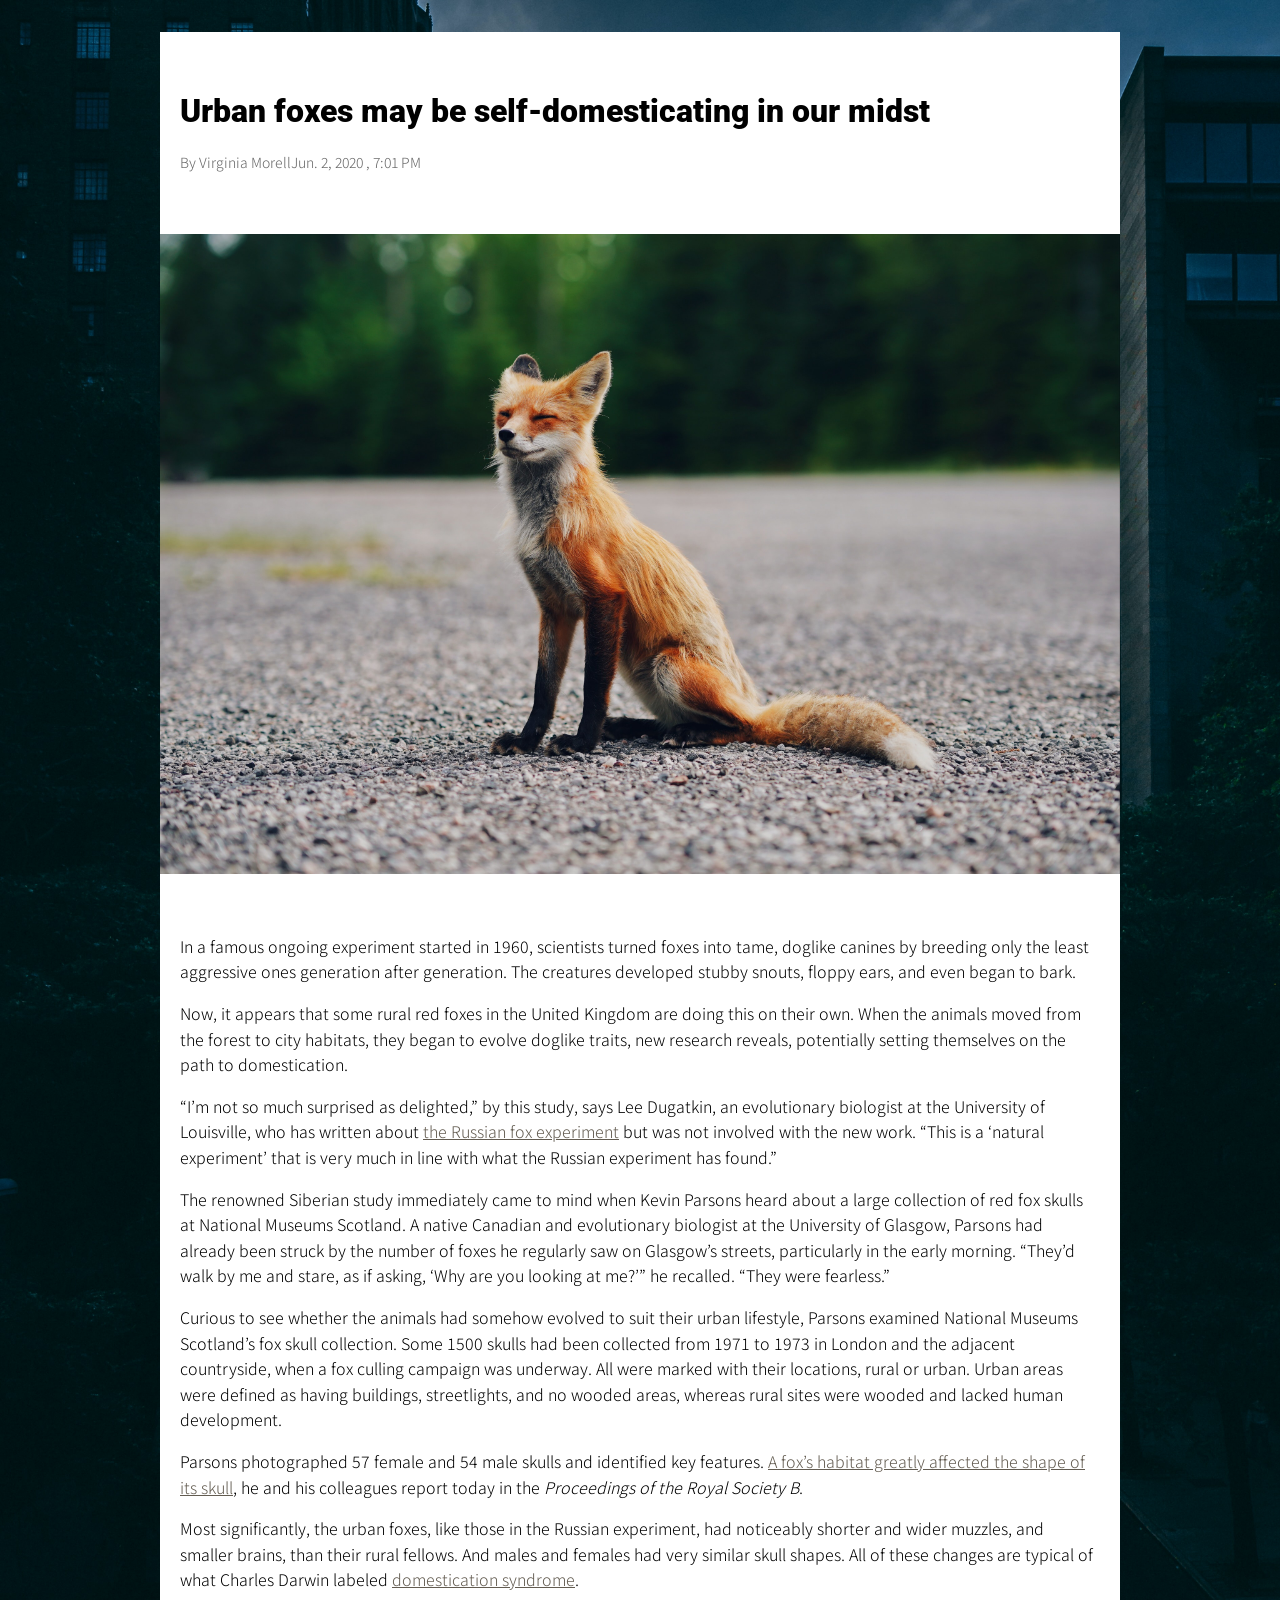
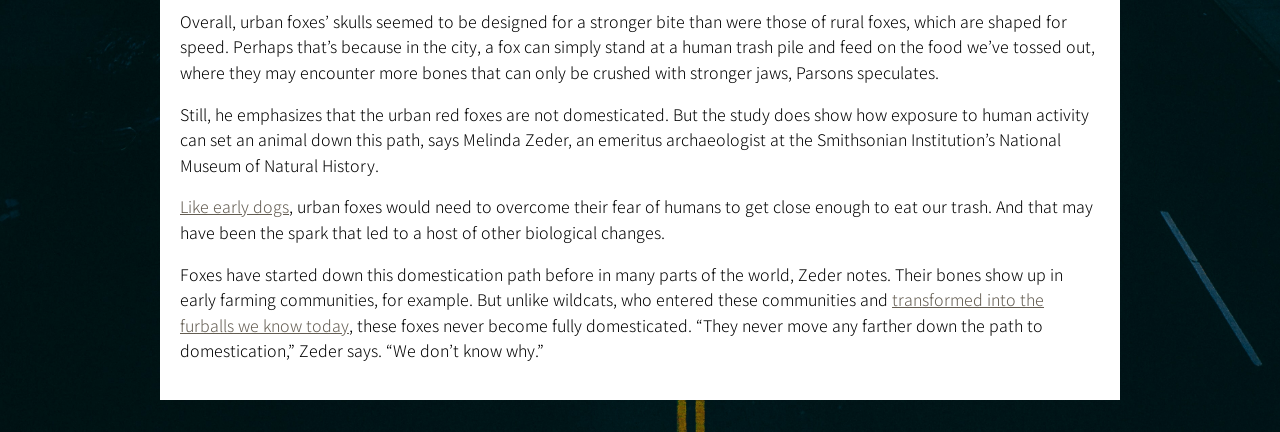
<file: css - LESSON 2.html>
<!DOCTYPE html>

<html>
	<head>
		<title>HTML Lesson</title>
		<meta name="keyowrds" content="lesson, HTML, Binghamton University">
		<meta name="description" content="this is a basic intro to html coding">
		<link rel="stylesheet" type="text/css" href="css/style - css lesson 2.css">


		<link href="https://fonts.googleapis.com/css2?family=Noto+Sans+JP:wght@300;700&family=Roboto:wght@900&display=swap" rel="stylesheet">

	</head>

	<body>
			
		<div id="wrapper">
			<div class="article">

				
			<h1>Urban foxes may be self-domesticating in our midst</h1>
			
			<p class="byline">By Virginia MorellJun. 2, 2020 , 7:01 PM</p>

			<img src="images/urban-fox.jpg"/>

	  
	      	<p><span>In a famous ongoing experiment started in 1960,</span> scientists turned foxes into tame, doglike canines by breeding only the least aggressive ones generation after generation. The creatures developed stubby snouts, floppy ears, and even began to bark.</p>

			<p>Now, it appears that some rural red foxes in the United Kingdom are doing this on their own. When the animals moved from the forest to city habitats, they began to evolve doglike traits, new research reveals, potentially setting themselves on the path to domestication.</p>

			<p>“I’m not so much surprised as delighted,” by this study, says Lee Dugatkin, an evolutionary biologist at the University of Louisville, who has written about <a href="https://press.uchicago.edu/ucp/books/book/chicago/H/bo25568406.html">the Russian fox experiment</a> but was not involved with the new work. “This is a ‘natural experiment’ that is very much in line with what the Russian experiment has found.”</p>

			<p>The renowned Siberian study immediately came to mind when Kevin Parsons heard about a large collection of red fox skulls at National Museums Scotland. A native Canadian and evolutionary biologist at the University of Glasgow, Parsons had already been struck by the number of foxes he regularly saw on Glasgow’s streets, particularly in the early morning. “They’d walk by me and stare, as if asking, ‘Why are you looking at me?’” he recalled. “They were fearless.”</p>

			<p>Curious to see whether the animals had somehow evolved to suit their urban lifestyle, Parsons examined National Museums Scotland’s fox skull collection. Some 1500 skulls had been collected from 1971 to 1973 in London and the adjacent countryside, when a fox culling campaign was underway. All were marked with their locations, rural or urban. Urban areas were defined as having buildings, streetlights, and no wooded areas, whereas rural sites were wooded and lacked human development.</p>

			<p>Parsons photographed 57 female and 54 male skulls and identified key features. <a href="http://rspb.royalsocietypublishing.org/lookup/doi/10.1098/rspb.2020.0763">A fox’s habitat greatly affected the shape of its skull</a>, he and his colleagues report today in the <cite>Proceedings of the Royal Society B</cite>.</p>

			<p>Most significantly, the urban foxes, like those in the Russian experiment, had noticeably shorter and wider muzzles, and smaller brains, than their rural fellows. And males and females had very similar skull shapes. All of these changes are typical of what Charles Darwin labeled <a href="https://www.genetics.org/content/197/3/795">domestication syndrome</a>.</p>

			<p>Overall, urban foxes’ skulls seemed to be designed for a stronger bite than were those of rural foxes, which are shaped for speed. Perhaps that’s because in the city, a fox can simply stand at a human trash pile and feed on the food we’ve tossed out, where they may encounter more bones that can only be crushed with stronger jaws, Parsons speculates.</p>

			<p>Still, he emphasizes that the urban red foxes are not domesticated. But the study does show how exposure to human activity can set an animal down this path, says Melinda Zeder, an emeritus archaeologist at the Smithsonian Institution’s National Museum of Natural History.</p>

			<p><a href="https://science.sciencemag.org/content/348/6232/277">Like early dogs</a>, urban foxes would need to overcome their fear of humans to get close enough to eat our trash. And that may have been the spark that led to a host of other biological changes.</p>

			<p>Foxes have started down this domestication path before in many parts of the world, Zeder notes. Their bones show up in early farming communities, for example. But unlike wildcats, who entered these communities and <a href="https://www.sciencemag.org/news/2016/01/were-cats-domesticated-more-once">transformed into the furballs we know today</a>, these foxes never become fully domesticated. “They never move any farther down the path to domestication,” Zeder says. “We don’t know why.”</p>



            </div>


			</div>

		</div>


	</body>





</html>
</file>
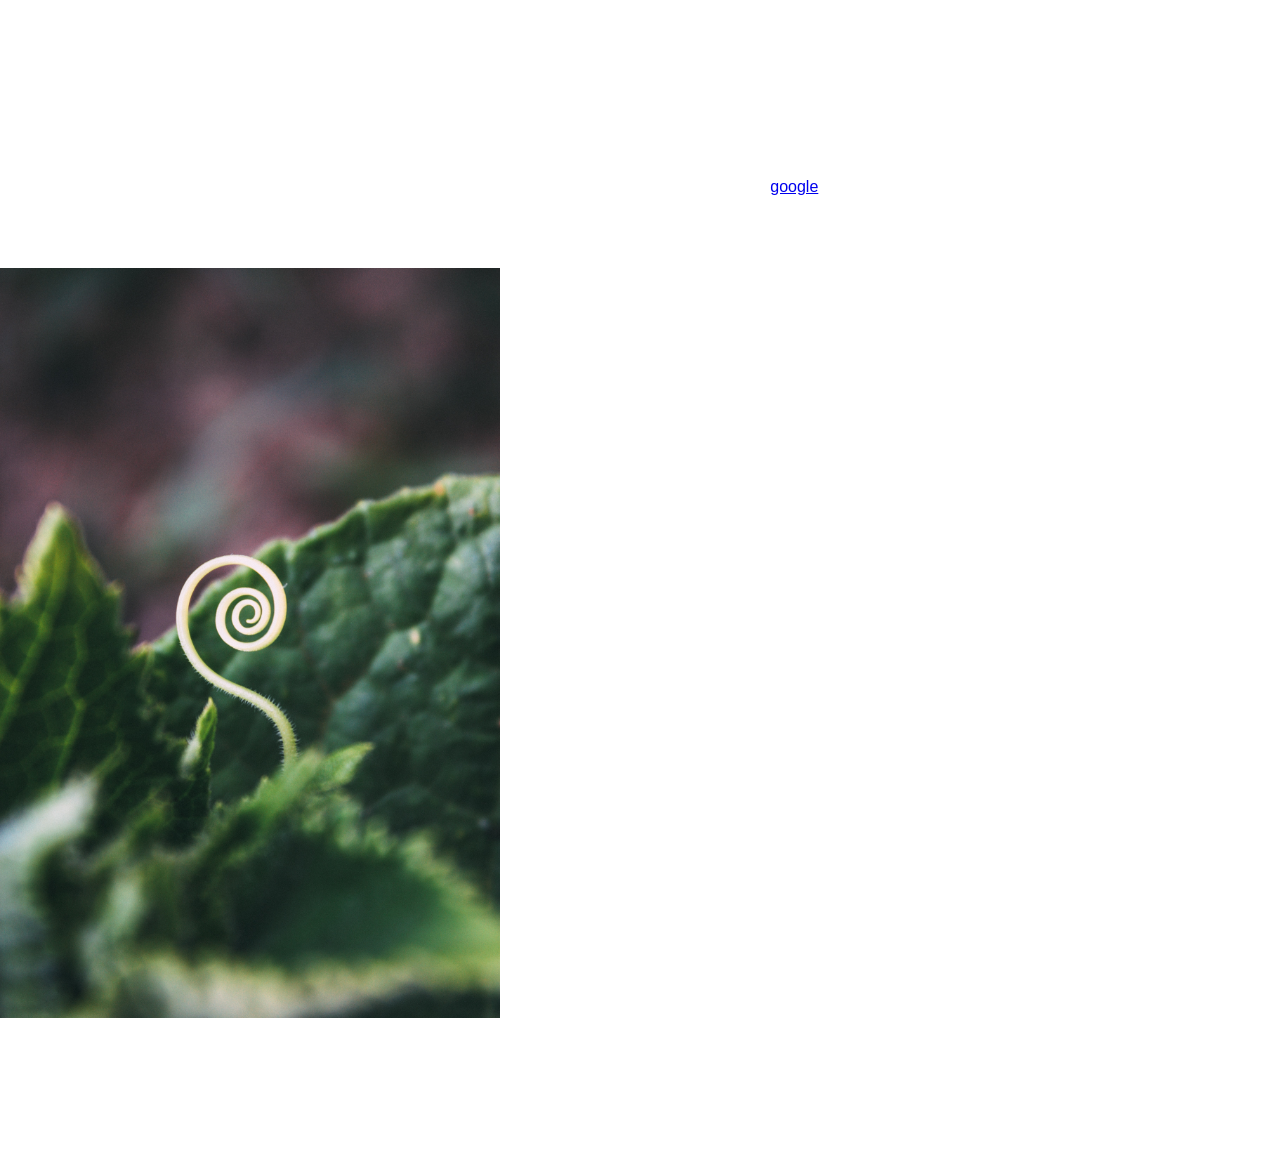
<file: css - LESSON COPY.html>
<!DOCTYPE html>

<html>
	<head>
		<title>HTML Lesson</title>
		<meta name="keyowrds" content="lesson, HTML, Binghamton University">
		<meta name="description" content="this is a basic intro to html coding">
		<link rel="stylesheet" type="text/css" href="css/style.css">
	</head>

		<body>
			
			<h1 id="main-headline">intro to html</h1>
			<h1>another headline</h1>
			<h2>subtitle</h2>
			<h3>secondary headline</h3>
			<h4>usally not much smaller than this</h4>

			<!-- this is a comment -->
			<div>
				<p>
					<em>italics</em> <strong>BOLD</strong> sample text: "Lorem ipsum dolor sit amet, consectetur adipiscing elit, sed do eiusmod tempor incididunt ut labore et dolore magna aliqua. Ut enim ad minim veniam, quis nostrud exercitation ullamco laboris nisi ut aliquip ex ea commodo consequat. Duis aute irure dolor in reprehenderit in voluptate velit esse cillum dolore eu fugiat nulla pariatur. Excepteur sint occaecat cupidatat non proident, sunt in culpa qui officia deserunt mollit anim id est laborum." <a target="_blank" title="google" href="https://google.com">google<a/>
				</p>

				<blockquote>
					<p> blockquote</p>
				</blockquote>

				<!-- use comments to mark sections-->

				<p>
					A paragraph, needs four sentences. at least. this one does. just barely.<br>

					is website is trash rn.<br>
					not for long
				</p>

				<p>
					<img src="images/curlyQ.jpg" title="curly" alt="curls" width="500"/>
				</p>

				<!-- ul = unordered lists-->

				<ul>
					<li>apples</li>
					<li>oragnes</li>
					<li>pears</li>
					<li>blueberries</li>
					<li>banana</li>
				</ul>
				<!-- ol = ordered lists-->
				<ol>
					<li>new york</li>
					<li>new jersey</li>
					<li>other</li>
				</ol>
			</div>	

		</body>
	</html>
</file>
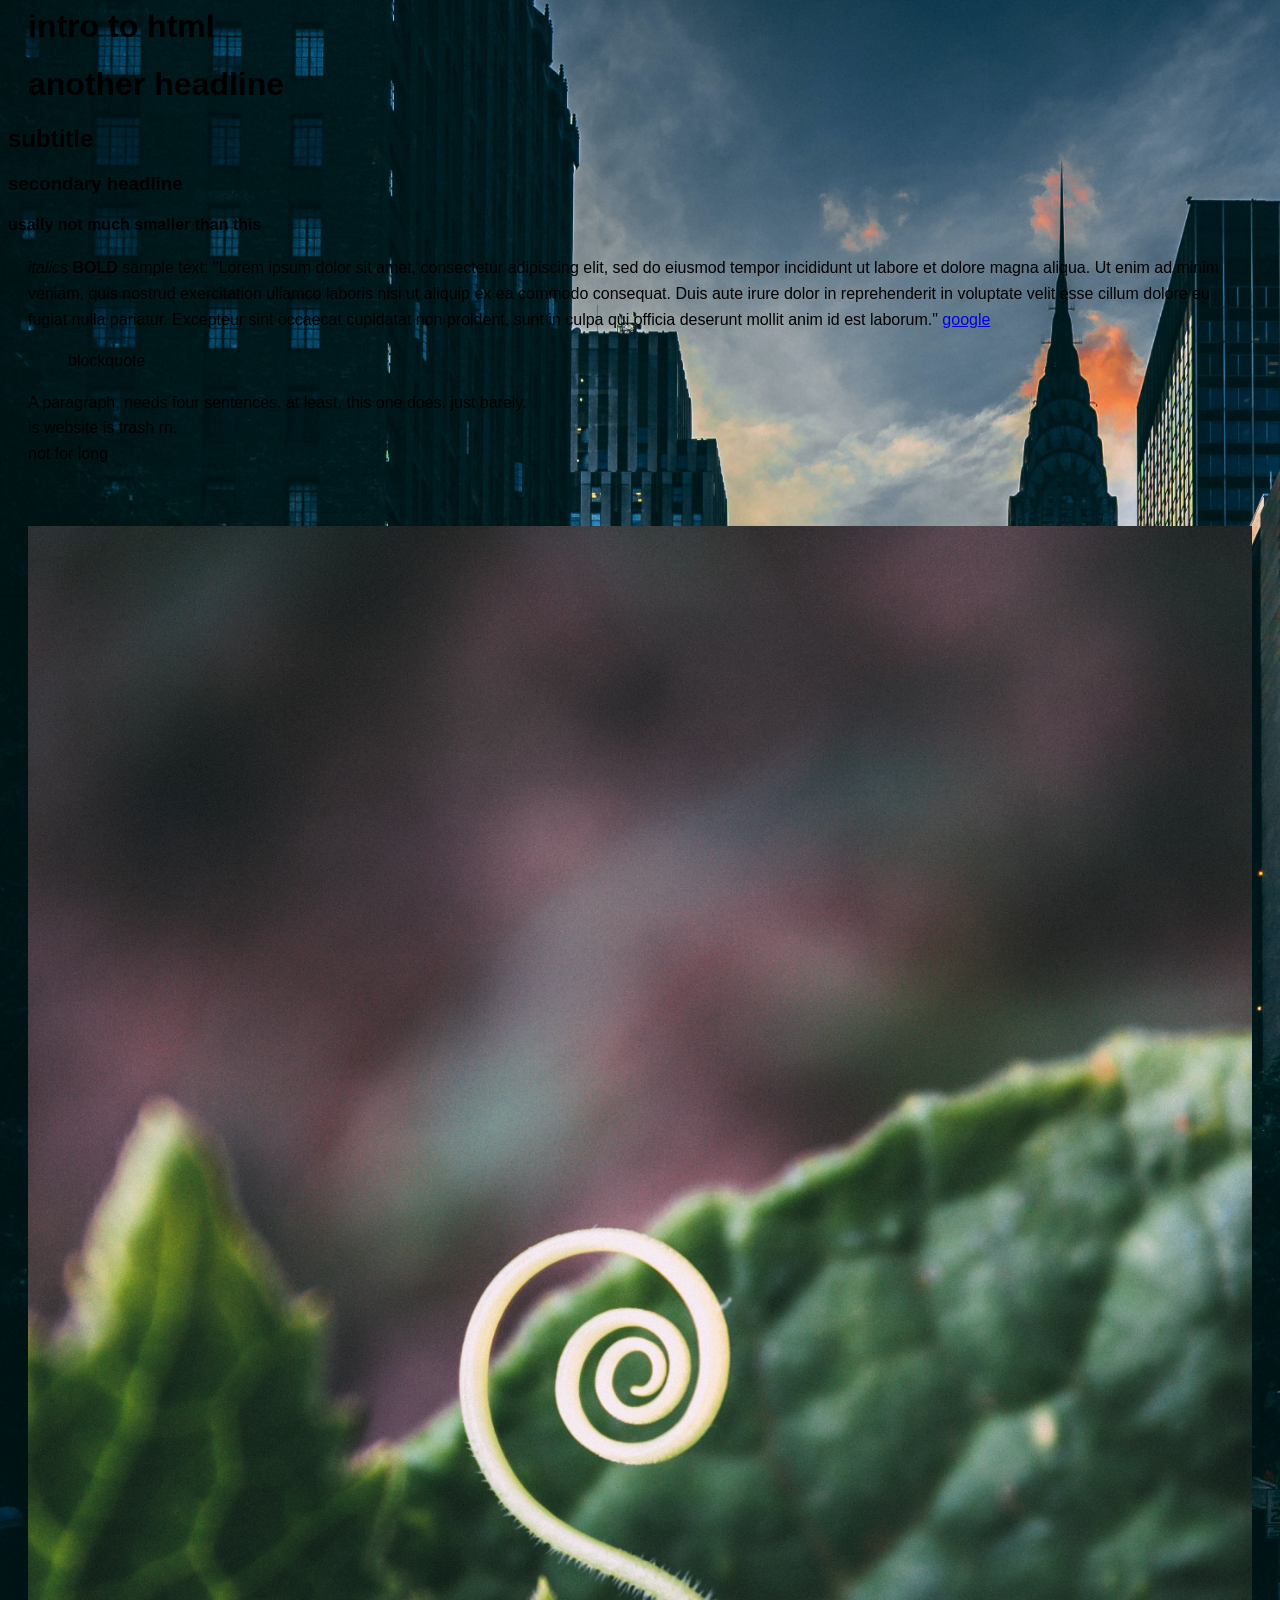
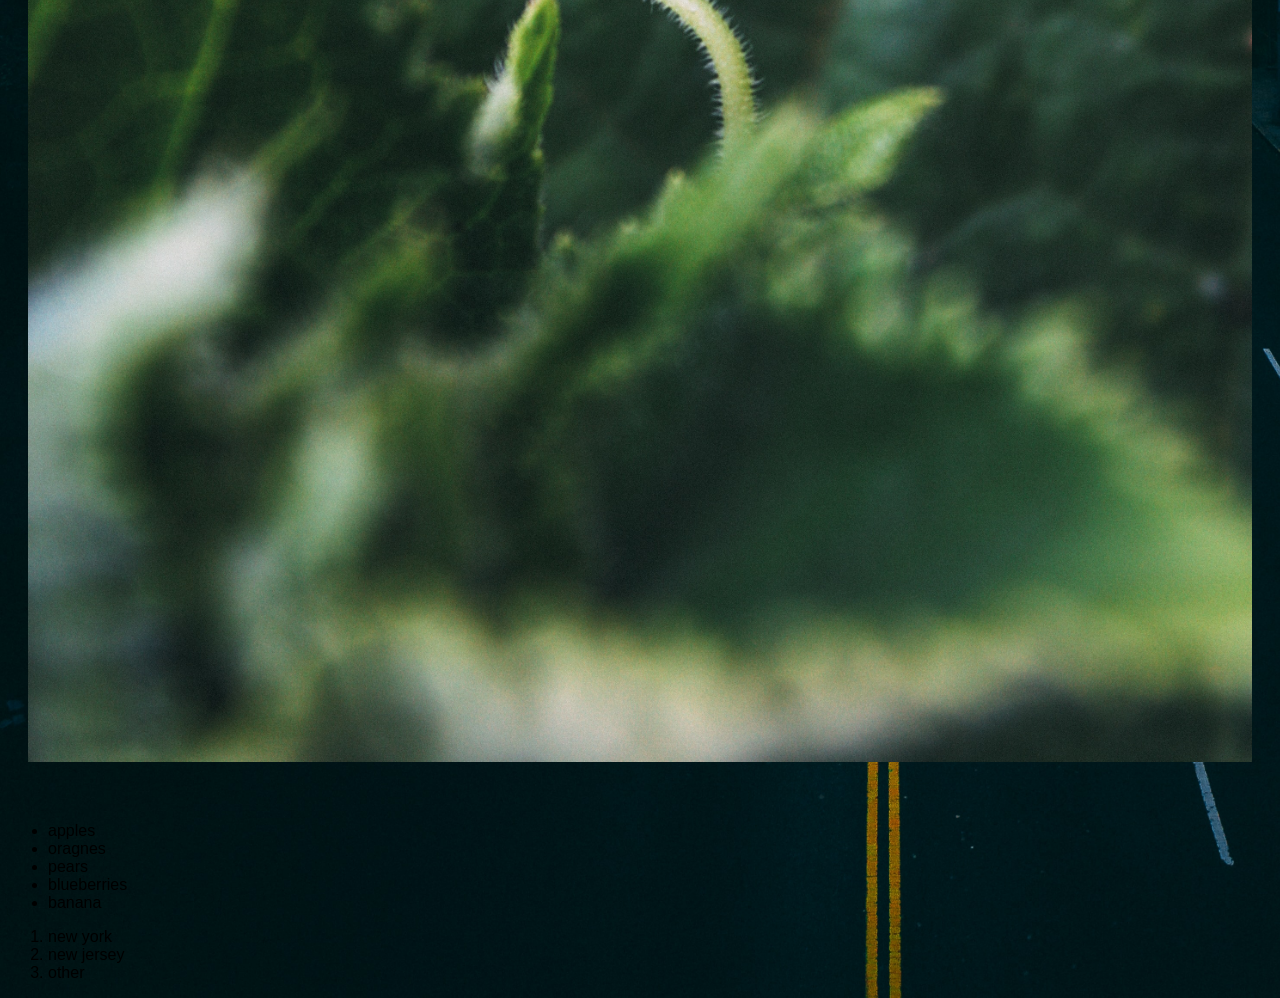
<file: css - LESSON.html>
<!DOCTYPE html>

<html>
	<head>
		<title>HTML Lesson</title>
		<meta name="keyowrds" content="lesson, HTML, Binghamton University">
		<meta name="description" content="this is a basic intro to html coding">
		<link rel="stylesheet" type="text/css" href="css/style - css lesson 2.css">
	</head>

		<body>
			
			<h1 id="main-headline">intro to html</h1>
			<h1 class="main-headline">another headline</h1>
			<h2>subtitle</h2>
			<h3>secondary headline</h3>
			<h4>usally not much smaller than this</h4>

			<!-- this is a comment -->
			<div>
				<p>
					<em>italics</em> <strong>BOLD</strong> sample text: "Lorem ipsum dolor sit amet, consectetur adipiscing elit, sed do eiusmod tempor incididunt ut labore et dolore magna aliqua. Ut enim ad minim veniam, quis nostrud exercitation ullamco laboris nisi ut aliquip ex ea commodo consequat. Duis aute irure dolor in reprehenderit in voluptate velit esse cillum dolore eu fugiat nulla pariatur. Excepteur sint occaecat cupidatat non proident, sunt in culpa qui officia deserunt mollit anim id est laborum." <a target="_blank" title="google" href="https://google.com">google<a/>
				</p>

				<blockquote>
					<p> blockquote</p>
				</blockquote>

				<!-- use comments to mark sections-->

				<p>
					A paragraph, needs four sentences. at least. this one does. just barely.<br>

					is website is trash rn.<br>
					not for long
				</p>

				<p>
					<img src="images/curlyQ.jpg" title="curly" alt="curls" width="500"/>
				</p>

				<!-- ul = unordered lists-->

				<ul>
					<li>apples</li>
					<li>oragnes</li>
					<li>pears</li>
					<li>blueberries</li>
					<li>banana</li>
				</ul>
				<!-- ol = ordered lists-->
				<ol>
					<li>new york</li>
					<li>new jersey</li>
					<li>other</li>
				</ol>
			</div>	

		</body>
	</html>
</file>
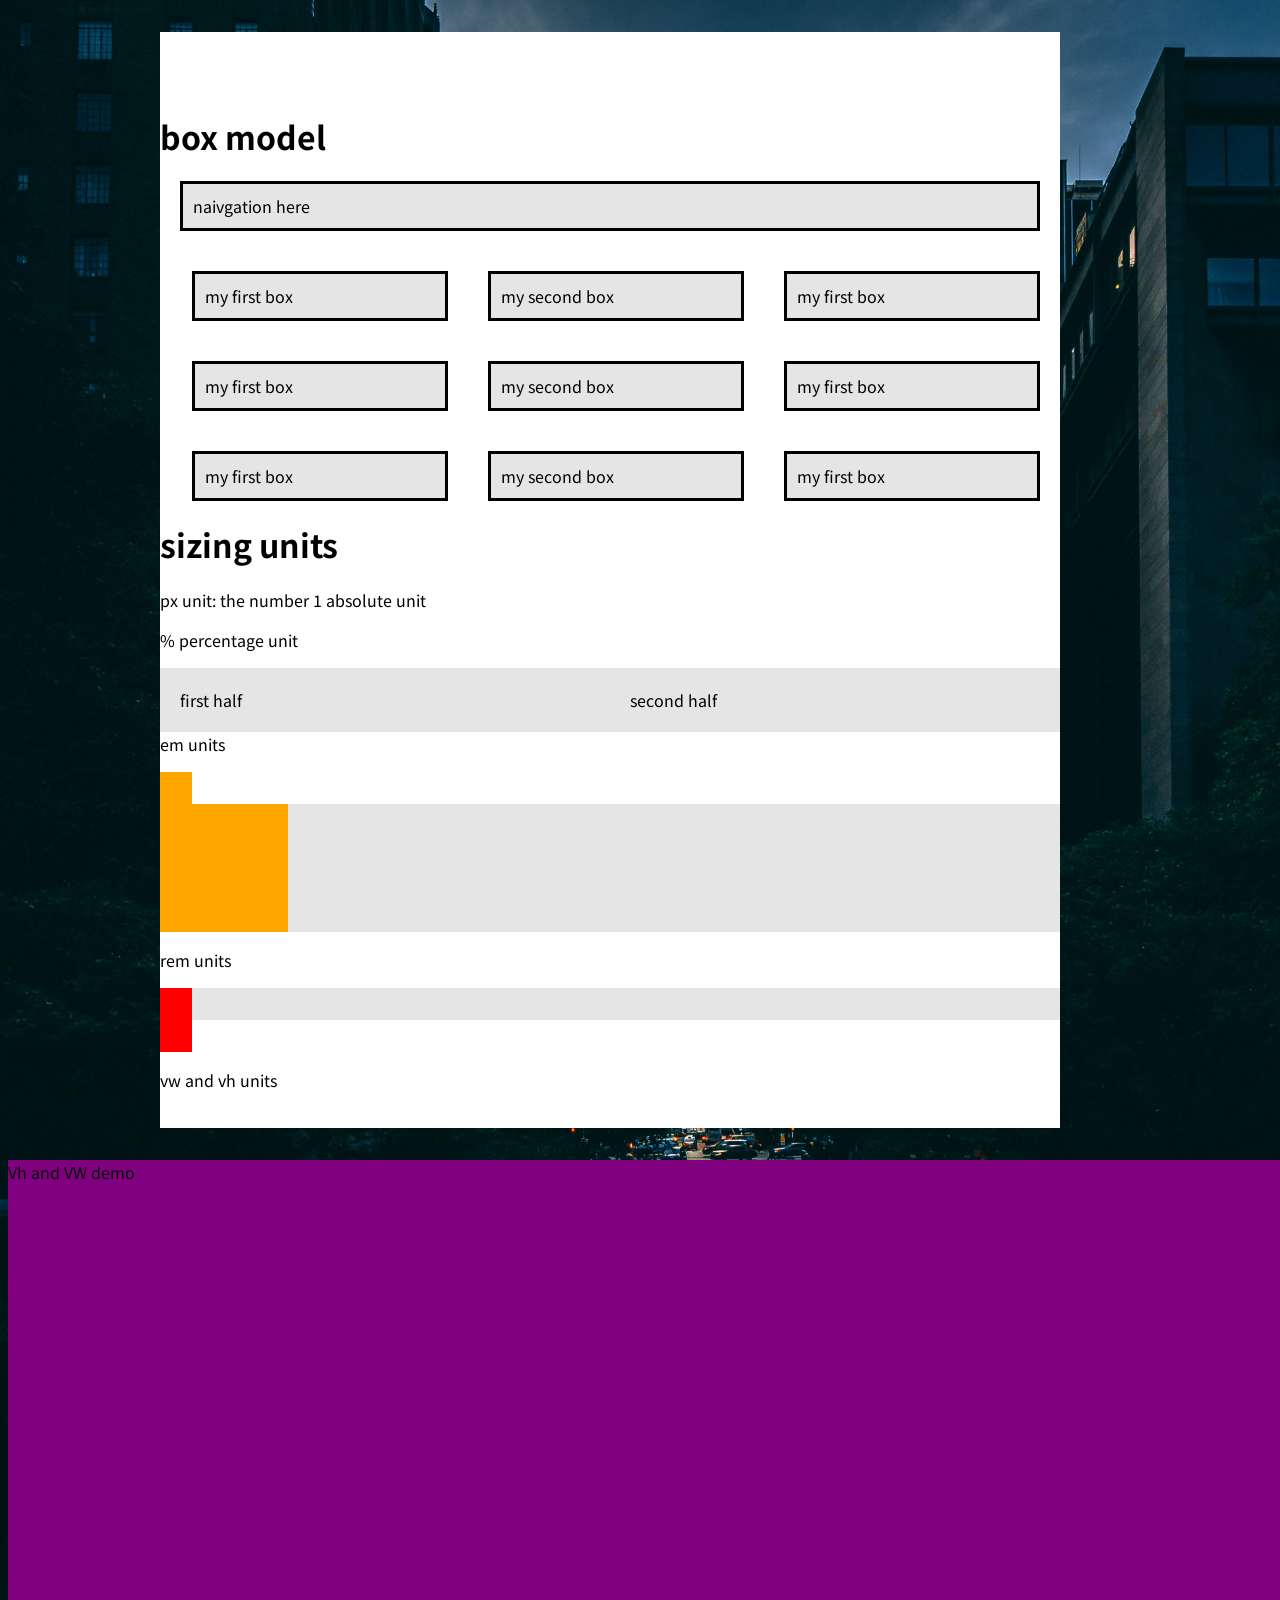
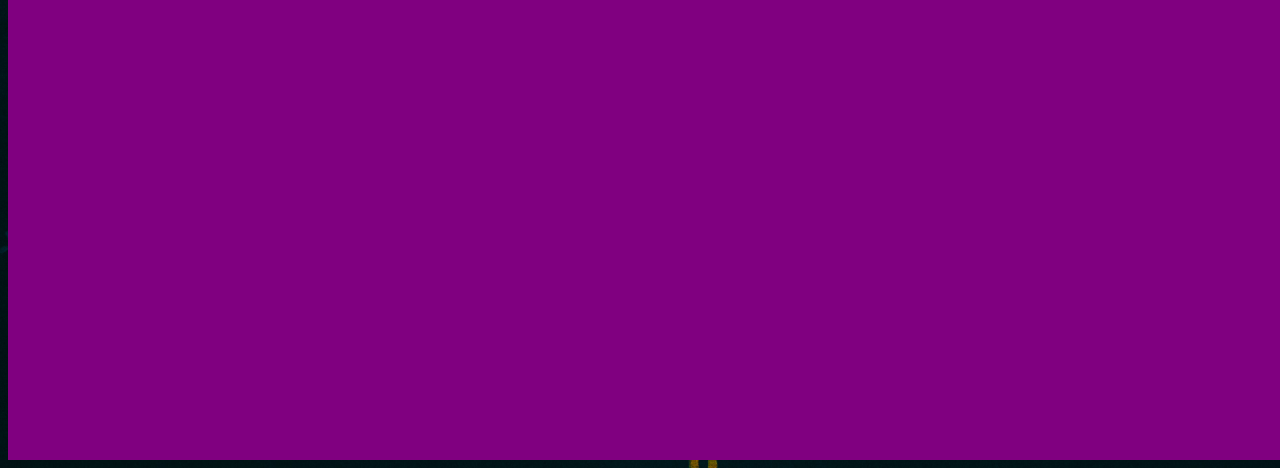
<file: css-LESSON-03.html>
<!DOCTYPE html>

<html>
	<head>
		<title>HTML Lesson</title>
		<meta name="keyowrds" content="lesson, HTML, Binghamton University">
		<meta name="description" content="this is a basic intro to html coding">
		<link rel="stylesheet" type="text/css" href="css/css-lesson-3.css">


		<link href="https://fonts.googleapis.com/css2?family=Noto+Sans+JP:wght@300;700&family=Roboto:wght@900&display=swap" rel="stylesheet">

	</head>

	<body>
			
		<div id="wrapper">
			<div class="article">

			<h1>box model</h1>

			<div class="masthead">
					naivgation here
				</div>
			
				<div class="box">
					my first box
				</div>
				<div class="box">
					my second box
				</div>
				<div class="box">
					my first box
				</div>
				<div class="box">
					my first box
				</div>
				<div class="box">
					my second box
				</div>
				<div class="box">
					my first box
				</div>
				<div class="box">
					my first box
				</div>
				<div class="box">
					my second box
				</div>
				<div class="box">
					my first box
				</div>

				<h1>sizing units</h1>

				<p>
					px unit: the number 1 absolute unit
				</p>

				<p>
					% percentage unit
				</p>

				<div>
					<div class="half">
						first half
					</div>
					<div class="second-half">
						second half
					</div>
				</div>

				<p>
				em units
				</p>

				<div class="em-size-box">
					</div>

				<div class="new-font-size">
					<div class="em-size-box">
					</div>
				</div>

				<p>
				rem units
				</p>

				<div class="new-font-size">
					<div class="rem-size-box">
					</div>
				</div>

				<div class="rem-size-box">
				</div>

				<p>
				vw and vh units
				</p>


			</div>

		</div>


<div class="vw-vh-demo">
			Vh and VW demo
		</div>

	</body>





</html>
</file>
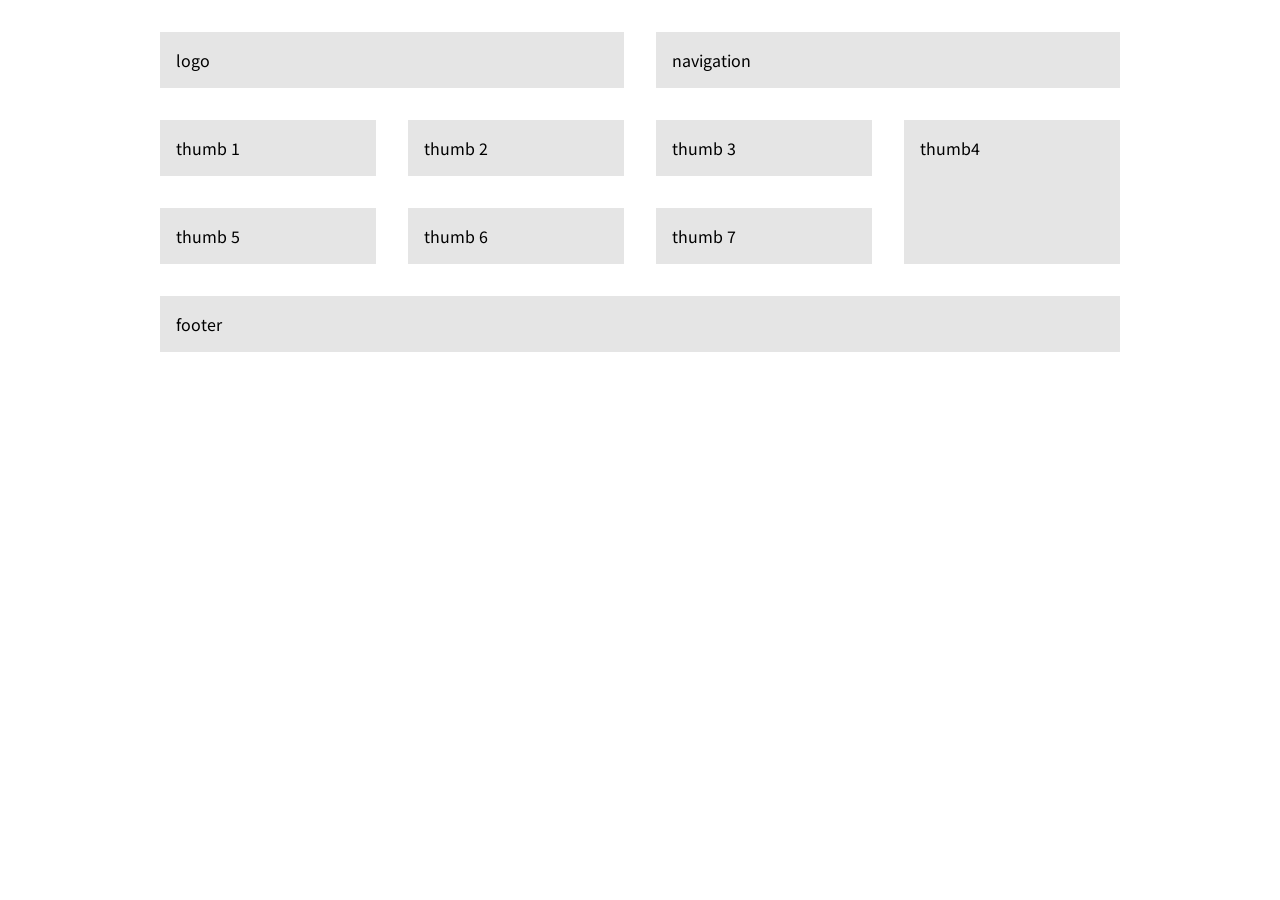
<file: css-LESSON-05.html>
<!DOCTYPE html>

<html>
	<head>
		<title>HTML Lesson</title>
		<meta name="keyowrds" content="lesson, HTML, Binghamton University">
		<meta name="description" content="this is a basic intro to html coding">
		<link rel="stylesheet" type="text/css" href="css/grid.css">
		<link rel="stylesheet" type="text/css" href="css/css-lesson-5.css">


		<link href="https://fonts.googleapis.com/css2?family=Noto+Sans+JP:wght@300;700&family=Roboto:wght@900&display=swap" rel="stylesheet">

	</head>

	<body>
			
		<div id="wrapper">
			
			<div class="grid" id="masthead">
				<div class="logo width-12-12-m width-6-12">logo</div>
				<div class="nav width-12-12-m width-6-12">navigation</div>
			</div>

			<div class="grid" id="main">
				<div class="thumb width-6-12-m width-3-12">thumb 1</div>
				<div class="thumb width-6-12-m width-3-12">thumb 2</div>
				<div class="thumb width-6-12-m width-3-12">thumb 3</div>
				<div class="thumb width-6-12-m width-3-12 height-2">thumb4</div>
				<div class="thumb width-6-12-m width-3-12">thumb 5</div>
				<div class="thumb width-6-12-m width-3-12">thumb 6</div>
				<div class="thumb width-6-12-m width-3-12">thumb 7</div>
			</div>

			<div class="grid" id="footer">
				<div class="width-12-12-m width-12-12">footer</div>
				
			</div>

		</div>

	</body>


</html>
</file>
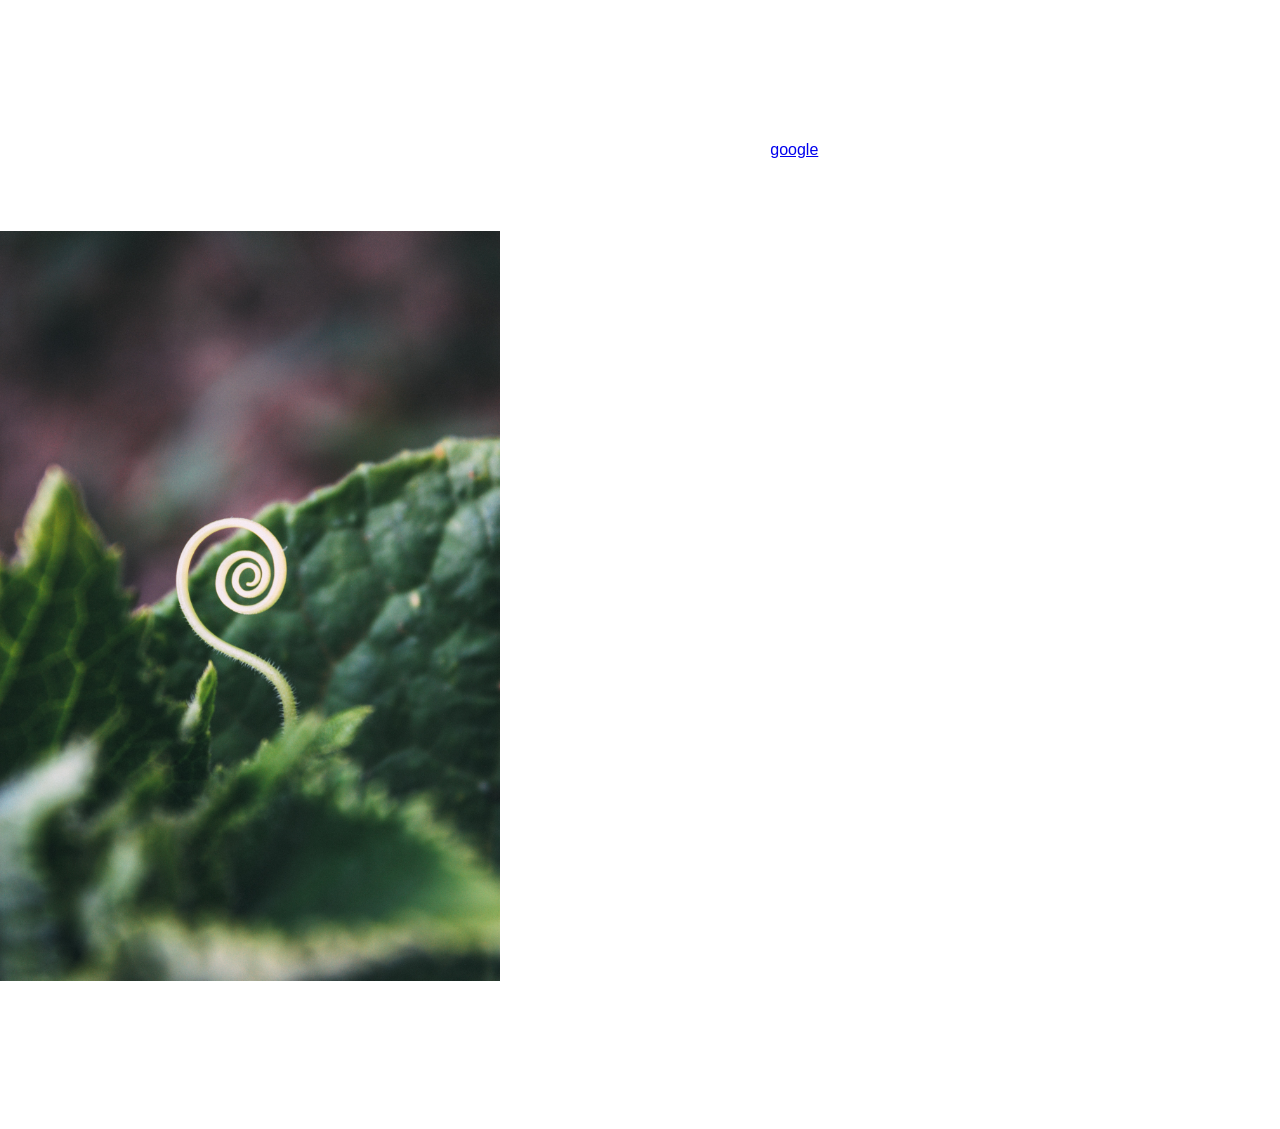
<file: html - LESSON COPY.html>
<!DOCTYPE html>

<html>
	<head>
		<title>HTML Lesson</title>
		<meta name="keyowrds" content="lesson, HTML, Binghamton University">
		<meta name="description" content="this is a basic intro to html coding">
		<link rel="stylesheet" type="text/css" href="css/style.css">
	</head>

		<body>
			
			<h1>intro to html</h1>
			<h2>subtitle</h2>
			<h3>secondary headline</h3>
			<h4>usally not much smaller than this</h4>

			<!-- this is a comment -->
			<div>
				<p>
					<em>italics</em> <strong>BOLD</strong> sample text: "Lorem ipsum dolor sit amet, consectetur adipiscing elit, sed do eiusmod tempor incididunt ut labore et dolore magna aliqua. Ut enim ad minim veniam, quis nostrud exercitation ullamco laboris nisi ut aliquip ex ea commodo consequat. Duis aute irure dolor in reprehenderit in voluptate velit esse cillum dolore eu fugiat nulla pariatur. Excepteur sint occaecat cupidatat non proident, sunt in culpa qui officia deserunt mollit anim id est laborum." <a target="_blank" title="google" href="https://google.com">google<a/>
				</p>

				<blockquote>
					<p> blockquote</p>
				</blockquote>

				<!-- use comments to mark sections-->

				<p>
					A paragraph, needs four sentences. at least. this one does. just barely.<br>

					is website is trash rn.<br>
					not for long
				</p>

				<p>
					<img src="images/curlyQ.jpg" title="curly" alt="curls" width="500"/>
				</p>

				<!-- ul = unordered lists-->

				<ul>
					<li>apples</li>
					<li>oragnes</li>
					<li>pears</li>
					<li>blueberries</li>
					<li>banana</li>
				</ul>
				<!-- ol = ordered lists-->
				<ol>
					<li>new york</li>
					<li>new jersey</li>
					<li>other</li>
				</ol>
			</div>	

		</body>
	</html>
</file>
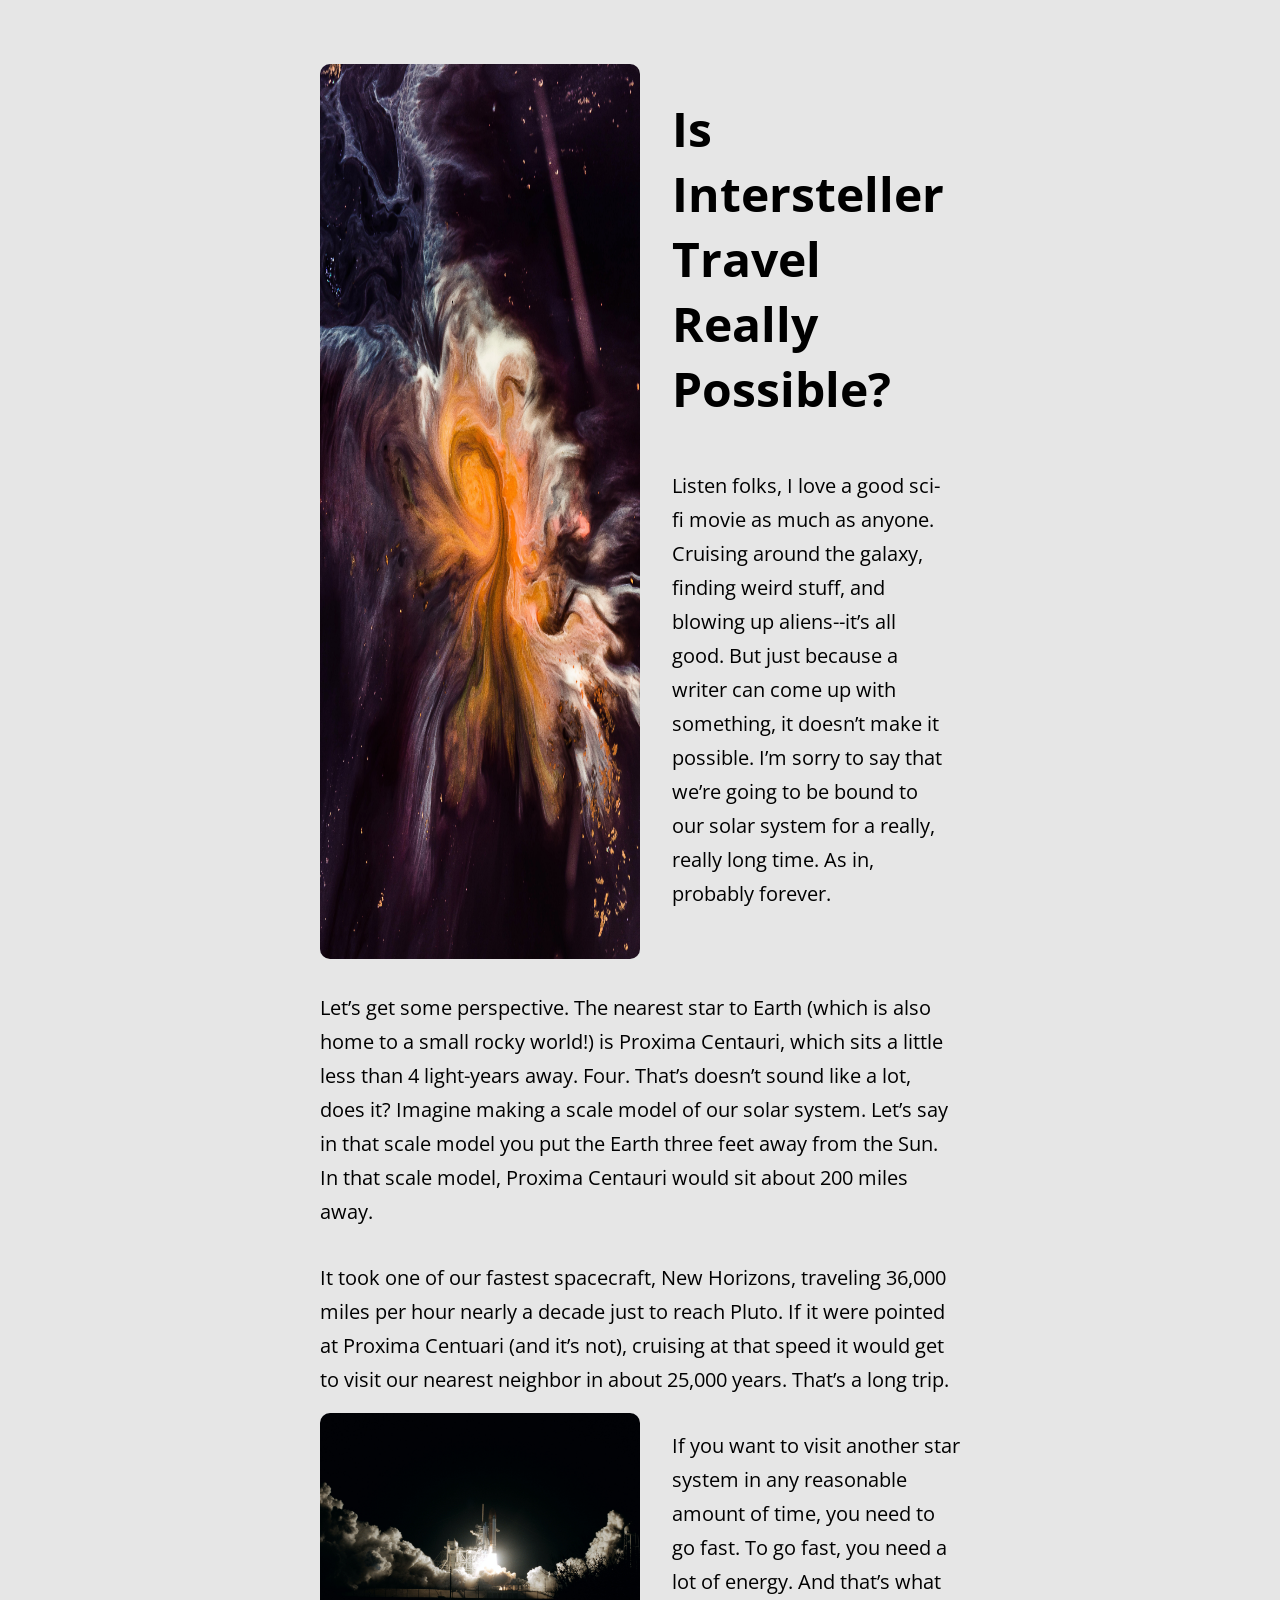
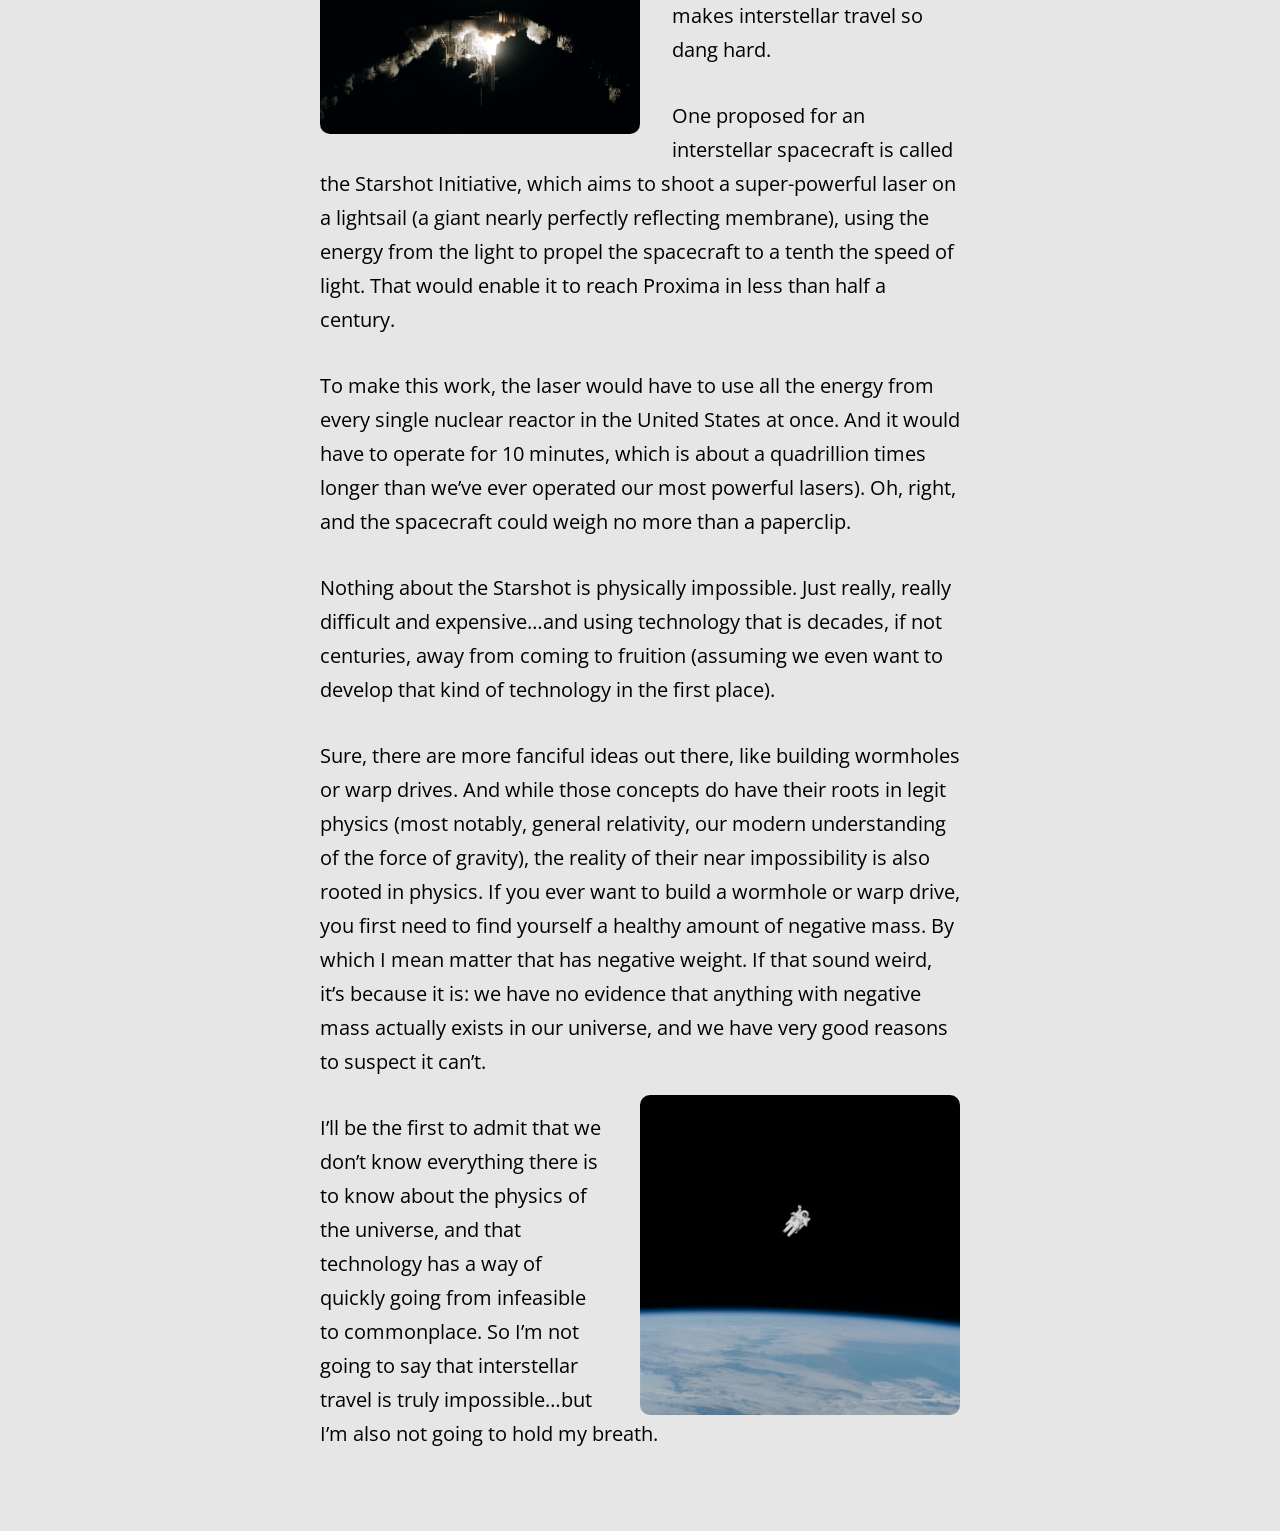
<file: my article-html.html>
<!DOCTYPE html>

<html>
	<head>
		<title>HTML Lesson</title>
		<meta name="keyowrds" content="lesson, HTML, Binghamton University">
		<meta name="description" content="this is a basic intro to html coding">
		<link rel="stylesheet" type="text/css" href="css/myarticle-style.css">
		<link href="https://fonts.googleapis.com/css2?family=Open+Sans:wght@400;800&display=swap" rel="stylesheet">

	</head>

	<body>

		<div class="body-div"> 

			<div class="intro-card">
				
				<img src="images/cool space.jpg" alt= "space 1"/>

			<div class="intro-text">
				
				<h1 id="main-headline">Is Intersteller Travel Really Possible?</h1>

				<p>Listen folks, I love a good sci-fi movie as much as anyone. Cruising around the galaxy, finding weird stuff, and blowing up aliens--it’s all good. But just because a writer can come up with something, it doesn’t make it possible. I’m sorry to say that we’re going to be bound to our solar system for a really, really long time. As in, probably forever.</p>

			</div>

		</div>


		<p>Let’s get some perspective. The nearest star to Earth (which is also home to a small rocky world!) is Proxima Centauri, which sits a little less than 4 light-years away. Four. That’s doesn’t sound like a lot, does it? Imagine making a scale model of our solar system. Let’s say in that scale model you put the Earth three feet away from the Sun. In that scale model, Proxima Centauri would sit about 200 miles away.</p>

		<p>It took one of our fastest spacecraft, New Horizons, traveling 36,000 miles per hour nearly a decade just to reach Pluto. If it were pointed at Proxima Centuari (and it’s not), cruising at that speed it would get to visit our nearest neighbor in about 25,000 years.

		That’s a long trip.</p>

		<div>

			<img id="space2" src="images/rocket.jpg" alt="space 2">

			<p>If you want to visit another star system in any reasonable amount of time, you need to go fast. To go fast, you need a lot of energy. And that’s what makes interstellar travel so dang hard.</p>

			<p>One proposed for an interstellar spacecraft is called the Starshot Initiative, which aims to shoot a super-powerful laser on a lightsail (a giant nearly perfectly reflecting membrane), using the energy from the light to propel the spacecraft to a tenth the speed of light. That would enable it to reach Proxima in less than half a century.</p>

			<p>To make this work, the laser would have to use all the energy from every single nuclear reactor in the United States at once. And it would have to operate for 10 minutes, which is about a quadrillion times longer than we’ve ever operated our most powerful lasers).

			Oh, right, and the spacecraft could weigh no more than a paperclip.</p>


		</div>


		<p>Nothing about the Starshot is physically impossible. Just really, really difficult and expensive…and using technology that is decades, if not centuries, away from coming to fruition (assuming we even want to develop that kind of technology in the first place).</p>

		<p>Sure, there are more fanciful ideas out there, like building wormholes or warp drives. And while those concepts do have their roots in legit physics (most notably, general relativity, our modern understanding of the force of gravity), the reality of their near impossibility is also rooted in physics. If you ever want to build a wormhole or warp drive, you first need to find yourself a healthy amount of negative mass. By which I mean matter that has negative weight. If that sound weird, it’s because it is: we have no evidence that anything with negative mass actually exists in our universe, and we have very good reasons to suspect it can’t.</p>

		<div>

			<img id="space3" src="images/floating.jpg" alt="space 3">

			<p>I’ll be the first to admit that we don’t know everything there is to know about the physics of the universe, and that technology has a way of quickly going from infeasible to commonplace. So I’m not going to say that interstellar travel is truly impossible…but I’m also not going to hold my breath.</p>


		</div>

		

		</div>

		
	</body>





</html>
</file>
<file: css/style - css lesson 2.css>
/*stylesheet*/

/*here is my nice comment*/

body {
	background-color: #202030;
	color: #000;
	font-size: 16px;
	font-family: 'Noto Sans JP', sans-serif;
	background:  url('../images/city.jpg');
	background-size: cover;
	background-repeat: no-repeat;
}

#wrapper {

	margin: 2em auto;
	max-width: 960px;
	padding: 0 20px;

}

.article {
	padding:60px 0 20px 0;
	background-color: #fff;
}

img {
	display: block;
	width: 100%;
	height: auto;
	margin: 60px 0;
}

h1, p {
	margin-left: 20px;
	margin-right: 20px;

}

p {
	font-weight: 300;
	line-height: 1.6;
}

p.byline{ 
	color: #666;
	font-size: 14px;

}

h1 {
	font-family: 'Roboto', sans-serif;
	font-weight: 900;
	margin-top: 0;
}

.article a {
color: #635C51;
}

.article a:hover {
	text-decoration: none;
}
</file>
<file: css/style.css>
/*stylesheet*/

/*here is my nice comment*/

* {
  margin: 0;
  font-family: usual, sans-serif;
  /*border: solid 1px red;*/
}

body {
  background-color: #333333(255, 136, 0);
  color: white;
  font-family: usual, sans-serif;
}

/* 

#wrapper {
	margin: 2rem auto;
	max-width: 1220px;
	padding: 8 2rem;
} */

nav {
  background-color: black;
  color: white;
  display: flex;
  width: 100%;
  font-size: 1.5rem;
  justify-content: space-between;
}
.nav-name {
  letter-spacing: 1px;
  font-size: 1.7rem;
  font-style: unset;
}
.nav-name a {
  text-decoration: none;
  color: white;
}
.logo-section {
  display: flex;
  align-items: center;
}

.logo-image {
  margin: 1rem;
}

.nav-buttons {
  display: flex;
  margin-right: 4rem;
  align-items: center;
  font-size: 1rem;
}

.nav-button:hover {
  text-decoration: underline;
}

.nav-button a {
  text-decoration: none;
  color: white;
}

.nav-button {
  margin: 1rem;
}

.intro-wrapper {
  padding: 10rem 10rem;
  padding-top: 4rem;
  display: flex;
  justify-content: flex-start;
}
.intro-image {
}

section {
  background-color: #333333;
  height: 100%;
  width: 100%;
}

.intro-text {
  color: white;
  font-size: 1.25rem;
  width: 50%;
  padding-right: 11.8rem;
}

.main-text {
  margin-top: 2rem;
  font-size: 25px;
  line-height: 1.5;
}

.main-title {
  font-size: 3rem;
}

.portfolio-section {
  display: flex;
  justify-content: center;
  width: 100vw;
}
.portfolio-box {
  height: 100%;
  display: flex;
  flex-wrap: wrap;
  padding: 0 10rem;
  justify-content: space-between;
}

.portfolio-section-single {
  display: flex;
  justify-content: center;
  width: 100vw;
}
.portfolio-box-single {
  height: 100%;
  display: flex;
  flex-wrap: wrap;
  padding: 6rem 10rem;
  justify-content: space-between;
}

.portfolio-intro {
}
.portfolio-header {
  padding-top: 1rem;
  font-size: 36px;
}
.portfolio-brief {
  padding-top: 2rem;
  line-height: 1.5;
  font-size: 25px;
}

.portfolio-thumb {
  width: 600px;
  height: 600px;
  margin-right: 1rem;
  margin-bottom: 1rem;
  position: relative;
}

.portfolio-thumb .inner {
  text-decoration: none;
  position: absolute;
  z-index: 2;
  display: flex;
  align-items: flex-end;
  top: 0;
  left: 0;
  width: 100%;
  height: 100%;
}

.portfolio-thumb .inner .thumb-inside {
  transition: opacity 0.3s ease-in-out;
  opacity: 0;
  color: #fff;
  padding: 2rem;
  width: 100%;
  background-color: rgba(0, 0, 0, 0.6);
  text-align: right;
}

.portfolio-thumb .inner:hover .thumb-inside {
  opacity: 1;
}

.portfolio-thumb img {
  display: block;
  position: absolute;
  z-index: -1;
  top: 0;
  left: 0;
  width: 100%;
  height: 100%;
}

.contact-section {
  padding: 32px 160px;
  line-height: 1.5rem;
}

.contact-header {
  font-size: 36px;
  padding-bottom: 16px;
}

.contact-text {
  font-size: 22px;
  line-height: 2rem;
}
.footer-section {
  background-color: black;
}
</file>
<file: css/css-lesson-3.css>
/*stylesheet*/

/*here is my nice comment*/

body {
	background-color: #202030;
	color: #000;
	font-size: 16px;
	font-family: 'Noto Sans JP', sans-serif;
	background:  url('../images/city.jpg');
	background-size: cover;
	background-repeat: no-repeat;
}

#wrapper {

	margin: 2em auto;
	max-width: 960px;
	padding: 0 20px;

}

.article {
	position: relative;
	width: 900px;
	overflow: hidden;
	padding:60px 0 20px 0;
	background-color: #fff;
}

.article div {
	background-color:rgba(0,0,0,0.1);
}

.box {
	float: right;
	width: 230px;
	border: solid black 3px;
	padding: 10px;
	margin: 20px;
}

.masthead {
	width: 840;
	border: solid black 3px;
	padding: 10px;
	margin: 20px;

}

.half, .second-half{
	/*width: 50%;*/
	width: calc(50% - 40px);
	padding: 20px;
}

.half {
float: left;

}

.second-half {
float: right;

}

.em-size-box {
width: 2em;
height: 2em;
background-color: orange !important;

}

.rem-size-box {
width: 2rem;
height: 2rem;
background-color: red !important;

}

.new-font-size {
	font-size: 64px;
}

.vw-vh-demo {
	background-color: purple;
	width: 100vw;
	height: 100vh;
}
</file>
<file: css/grid.css>
/* G R I D */

.grid {
  display: grid;
  grid-template-columns: repeat(12, 1fr);
  grid-gap: 1rem;
}

.grid div {
  /*background-color:rgba(0,0,0,0.04);*/
}

/* H E I G H T */

.height-2 {
	grid-row: span 2;
}

.height-3 {
	grid-row: span 3;
}

/* M O B I L E */

.width-1-12-m {
  grid-column: span 1;
}

.width-2-12-m {
  grid-column: span 2;
}

.width-3-12-m {
  grid-column: span 3;
}

.width-4-12-m {
  grid-column: span 4;
}

.width-5-12-m {
  grid-column: span 5;
}

.width-6-12-m {
  grid-column: span 6;
}

.width-7-12-m {
  grid-column: span 7;
}

.width-8-12-m {
  grid-column: span 8;
}

.width-9-12-m {
  grid-column: span 9;
}

.width-10-12-m {
  grid-column: span 10;
}

.width-11-12-m {
  grid-column: span 11;
}

.width-12-12-m {
  grid-column: span 12;
}

/* D E S K T O P / L A P T O P */

@media (min-width: 700px) {

  .grid {
    grid-gap: 2rem;
  }

  .width-1-12 {
    grid-column: span 1;
  }

  .width-2-12 {
    grid-column: span 2;
  }

  .width-3-12 {
    grid-column: span 3;
  }

  .width-4-12 {
    grid-column: span 4;
  }

  .width-5-12 {
    grid-column: span 5;
  }

  .width-6-12 {
    grid-column: span 6;
  }

  .width-7-12 {
    grid-column: span 7;
  }

  .width-8-12 {
    grid-column: span 8;
  }

  .width-9-12 {
    grid-column: span 9;
  }

  .width-10-12 {
    grid-column: span 10;
  }

  .width-11-12 {
    grid-column: span 11;
  }

  .width-12-12 {
    grid-column: span 12;
  }

}
</file>
<file: css/css-lesson-5.css>
/*stylesheet*/

/*here is my nice comment*/

body {
	color: #000;
	font-size: 16px;
	font-family: 'Noto Sans JP', sans-serif;
}

#wrapper {

	margin: 2em auto;
	max-width: 960px;
	padding: 0 20px;

}

#masthead, #main{
	margin-bottom: 2rem;
}

.grid div {
	padding: 1rem;
	background-color:rgba(0, 0, 0, 0.1);
}
</file>
<file: css/myarticle-style.css>
/*stylesheet*/

/*here is my nice comment*/

* {
	margin: 0;
	font-family: 'Open Sans', sans-serif;
}

body {

	background-color: #e6e6e6;
}

P {
	font-size: 1.25rem;
	padding: 1rem 0;
	line-height: 1.7;

}

img {

	border-radius: 10px;
	width: 50%;
}

.body-div{
	padding: 4rem 25%;
	display: flex;
	flex-direction: column;
	justify-content: center;
}

#main-headline {
	margin-bottom: 2rem;
	font-size: 3rem;
	font-style: bold;
}

.intro-card {
	display: flex;
	margin-bottom: 1rem;
}

.intro-text {
	padding: 2rem;
}

#space2 {
	float: left;
	margin-right: 2rem;
}

#space3 {
	float: right;
	margin-left: 2rem;
}
</file>
